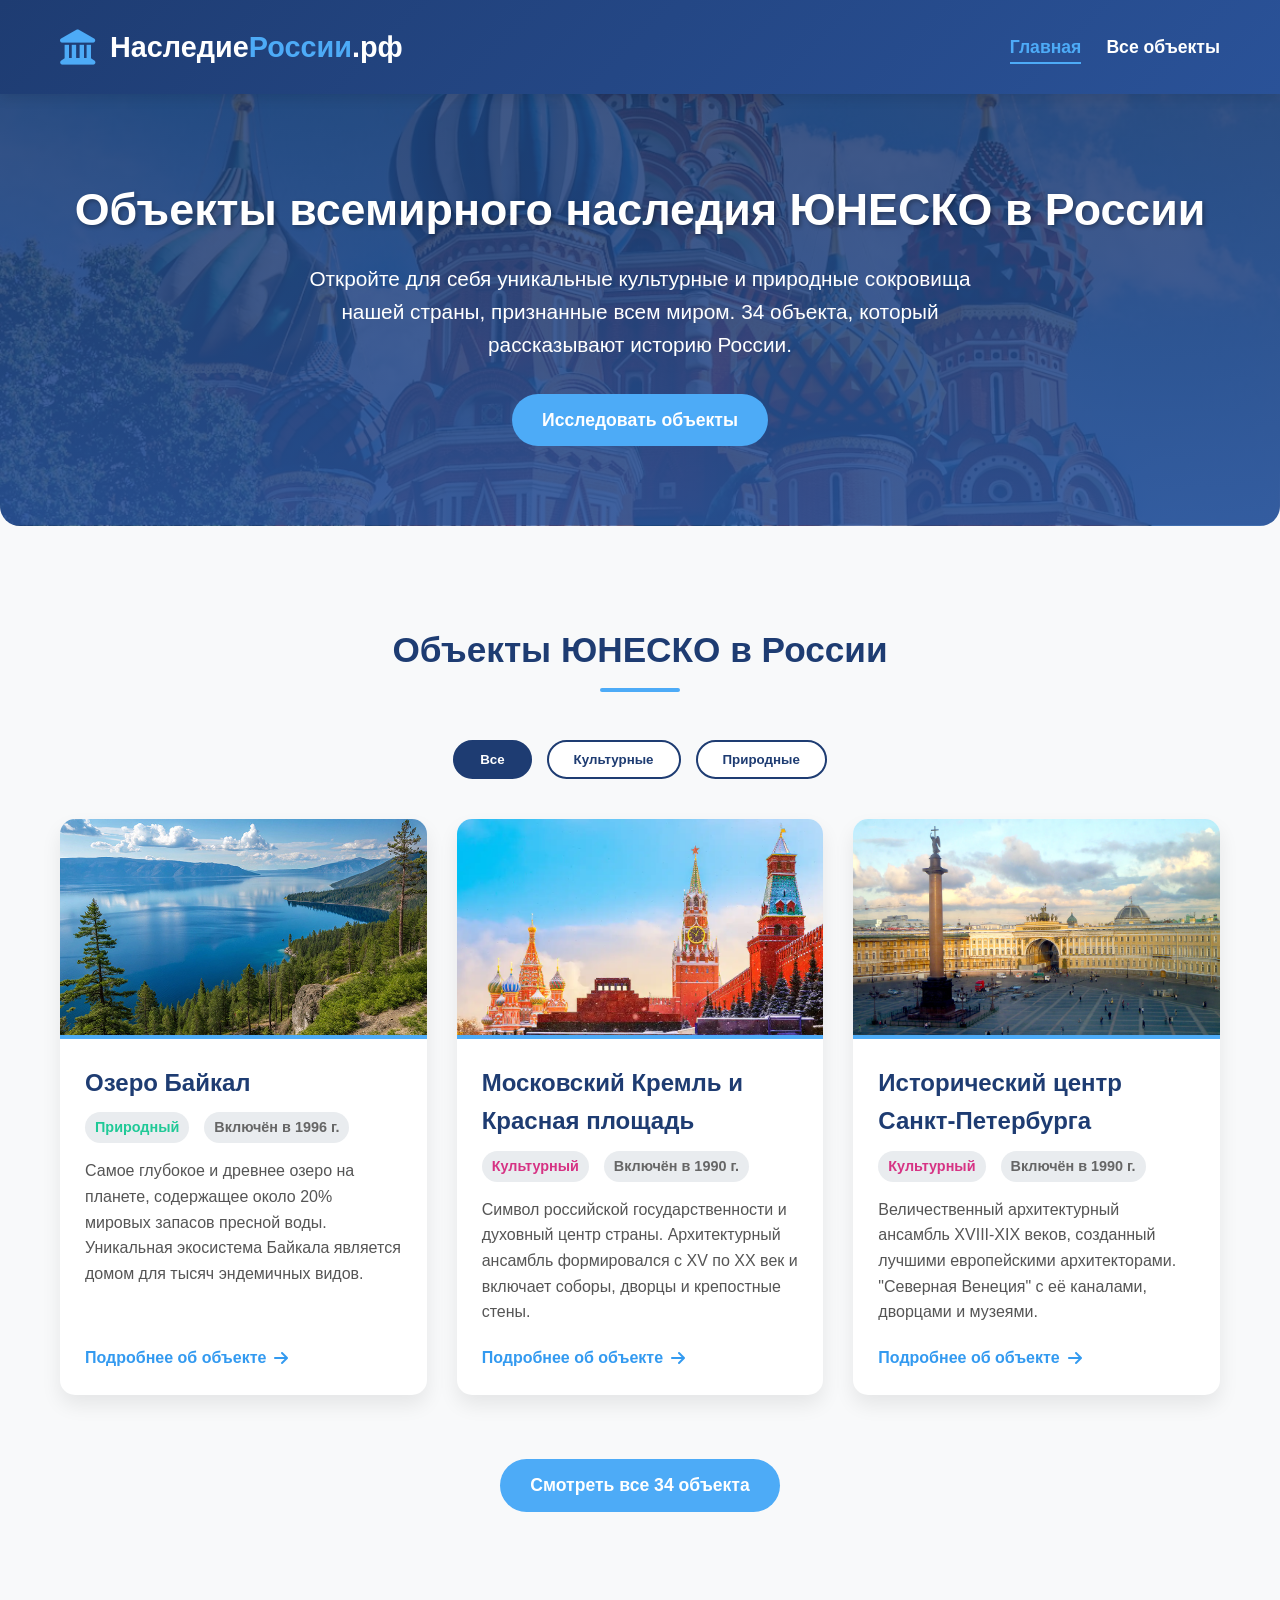
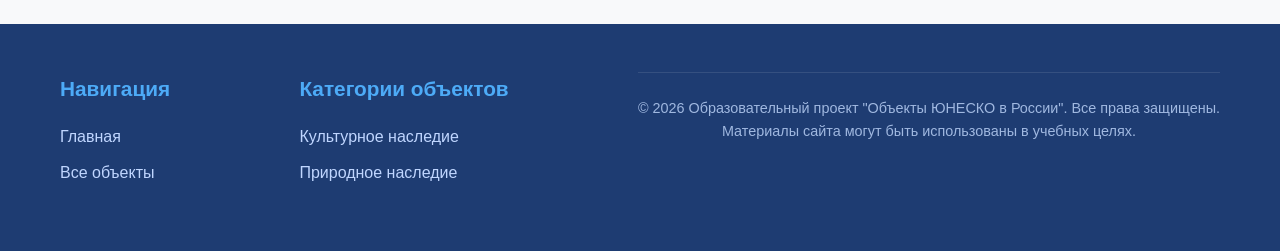
<file: index.html>
<!DOCTYPE html>
<html lang="ru">
<head>
    <meta charset="UTF-8">
    <meta name="viewport" content="width=device-width, initial-scale=1.0">
    <title>Объекты ЮНЕСКО в России | Главная</title>
    <link rel="stylesheet" href="styles.css">
    <link rel="stylesheet" href="https://cdnjs.cloudflare.com/ajax/libs/font-awesome/6.4.0/css/all.min.css">
</head>
<body>
    <!-- Шапка сайта -->
    <header>
        <div class="container header-content">
            <div class="logo">
                <i class="fas fa-landmark"></i>
                <h1>Наследие<span>России</span>.рф</h1>
            </div>
            <nav>
                <ul>
                    <li><a href="index.html" class="active">Главная</a></li>
                    <li><a href="objects.html">Все объекты</a></li>
                <!--<li><a href="map.html">Карта</a></li>
                    <li><a href="about.html">О проекте</a></li> -->
                </ul>
            </nav>
        </div>
    </header>

    <!-- Герой-секция -->
    <section class="hero">
        <div class="container">
            <h2>Объекты всемирного наследия ЮНЕСКО в России</h2>
            <p>Откройте для себя уникальные культурные и природные сокровища нашей страны, признанные всем миром. 34 объекта, который рассказывают историю России.</p>
            <a href="#objects" class="btn">Исследовать объекты</a>
        </div>
    </section>

    <!-- Основной контент -->
    <main class="container">
        <!-- Секция с объектами -->
        <section class="objects-section" id="objects">
            <h2 class="section-title">Объекты ЮНЕСКО в России</h2>
            
            <div class="filters">
                <button class="filter-btn active" data-filter="all">Все</button>
                <button class="filter-btn" data-filter="cultural">Культурные</button>
                <button class="filter-btn" data-filter="natural">Природные</button>
                
            </div>

            <div class="objects-grid">
                <!-- Карточка объекта 1 -->
                <article class="object-card" data-type="natural">
                    <img src="images\байкал.jpg" alt="Озеро Байкал" class="card-img">
                    <div class="card-content">
                        <h3>Озеро Байкал</h3>
                        <div class="meta">
                            <span class="natural">Природный</span>
                            <span>Включён в 1996 г.</span>
                        </div>
                        <p>Самое глубокое и древнее озеро на планете, содержащее около 20% мировых запасов пресной воды. Уникальная экосистема Байкала является домом для тысяч эндемичных видов.</p>
                        <a href="object.html?id=baikal" class="card-link">Подробнее об объекте <i class="fas fa-arrow-right"></i></a>
                    </div>
                </article>

                <!-- Карточка объекта 2 -->
                <article class="object-card" data-type="cultural">
                    <img src="images\Кремль.webp" alt="Московский Кремль" class="card-img">
                    <div class="card-content">
                        <h3>Московский Кремль и Красная площадь</h3>
                        <div class="meta">
                            <span class="cultural">Культурный</span>
                            <span>Включён в 1990 г.</span>
                        </div>
                        <p>Символ российской государственности и духовный центр страны. Архитектурный ансамбль формировался с XV по XX век и включает соборы, дворцы и крепостные стены.</p>
                        <a href="object.html?id=kremlin" class="card-link">Подробнее об объекте <i class="fas fa-arrow-right"></i></a>
                    </div>
                </article>

                <!-- Карточка объекта 3 -->
                <article class="object-card" data-type="cultural">
                    <img src="images\спб.jpg" alt="Исторический центр Санкт-Петербурга" class="card-img">
                    <div class="card-content">
                        <h3>Исторический центр Санкт-Петербурга</h3>
                        <div class="meta">
                            <span class="cultural">Культурный</span>
                            <span>Включён в 1990 г.</span>
                        </div>
                        <p>Величественный архитектурный ансамбль XVIII-XIX веков, созданный лучшими европейскими архитекторами. "Северная Венеция" с её каналами, дворцами и музеями.</p>
                        <a href="object.html?id=petersburg" class="card-link">Подробнее об объекте <i class="fas fa-arrow-right"></i></a>
                    </div>
                </article>
            </div>

            <div style="text-align: center;">
                <a href="objects.html" class="btn">Смотреть все 34 объекта</a>
            </div>
        </section>
    </main>

    <!-- Подвал сайта -->
    <footer>
        <div class="container">
            <div class="footer-content">
                <div class="footer-col">
                    <h4>Навигация</h4>
                    <ul>
                        <li><a href="index.html">Главная</a></li>
                        <li><a href="objects.html">Все объекты</a></li>
                    </ul>
                </div>
                <div class="footer-col">
                    <h4>Категории объектов</h4>
                    <ul>
                        <li><a href="objects.html?type=cultural">Культурное наследие</a></li>
                        <li><a href="objects.html?type=natural">Природное наследие</a></li>
                    </ul>
                </div>
            <div class="copyright">
                <p>© 2026 Образовательный проект "Объекты ЮНЕСКО в России". Все права защищены.</p>
                <p>Материалы сайта могут быть использованы в учебных целях.</p>
            </div>
        </div>
    </footer>

    <script src="script.js"></script>
</body>
</html>
</file>
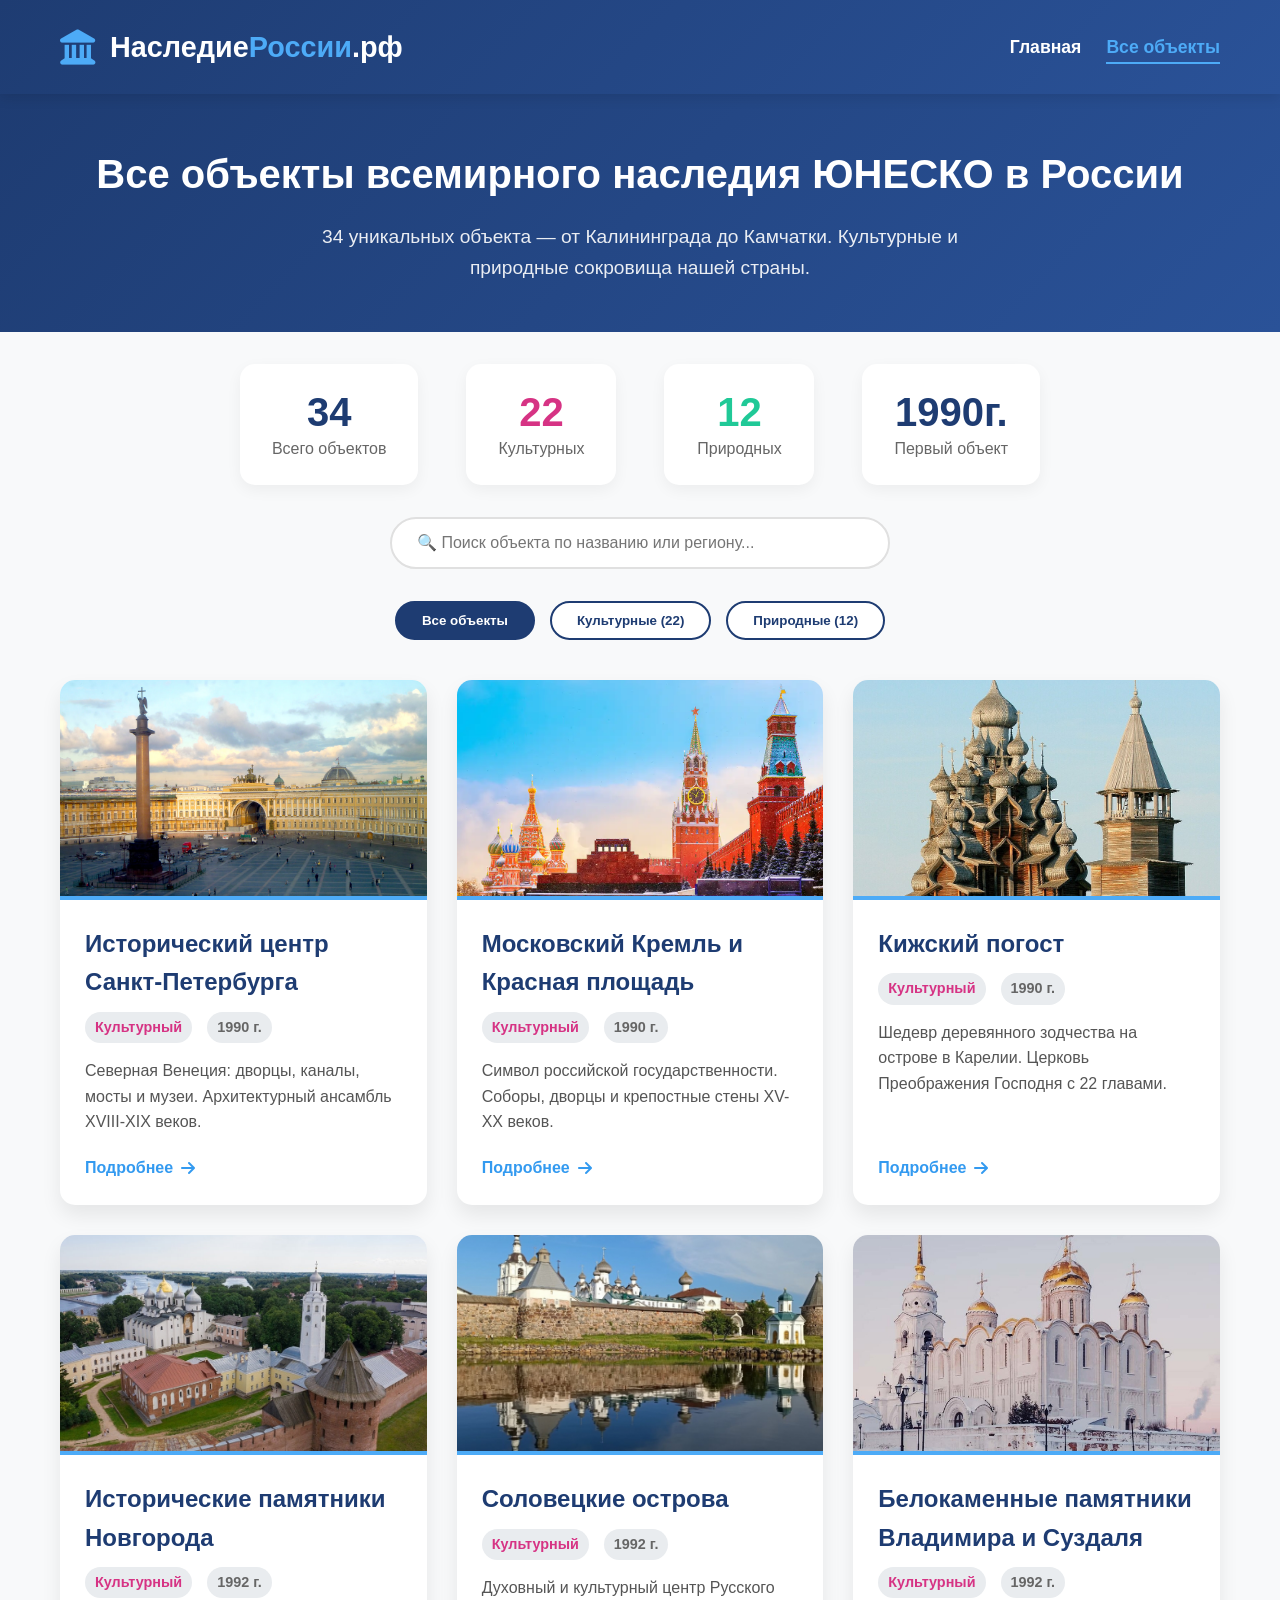
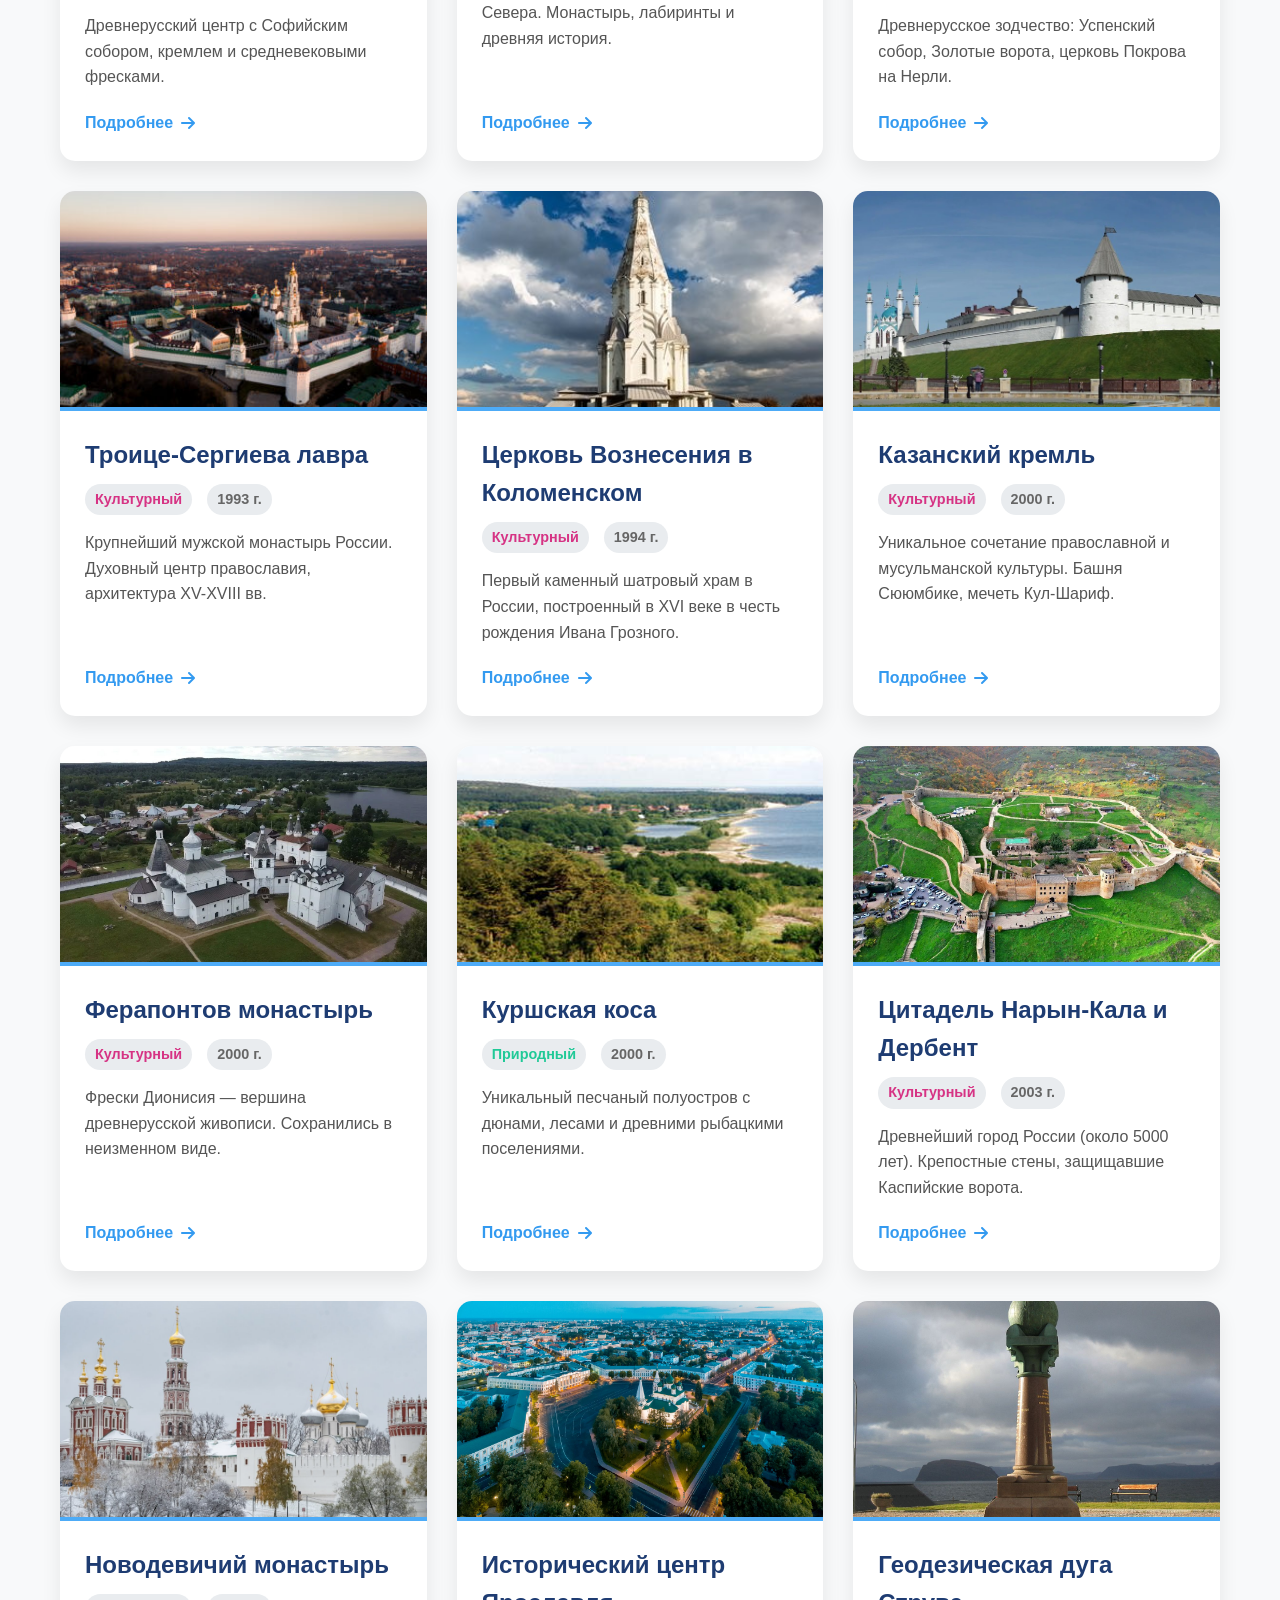
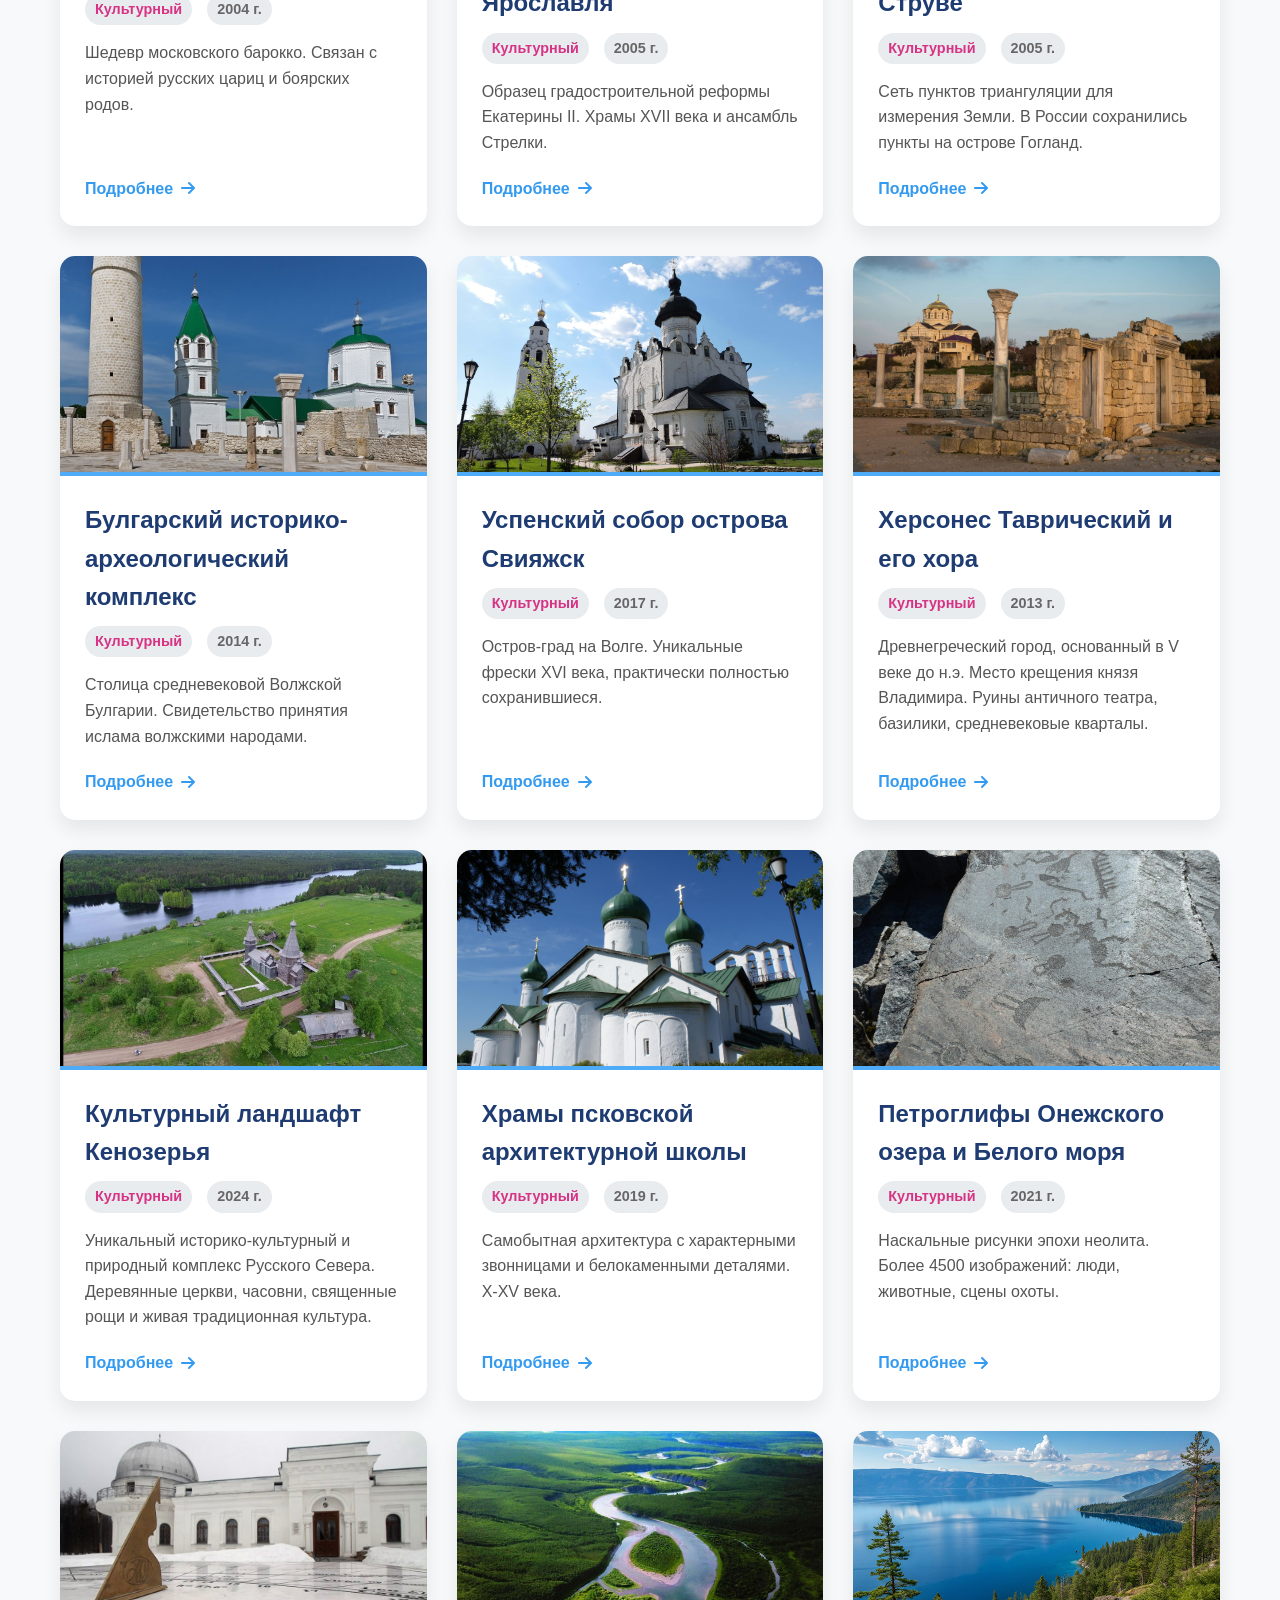
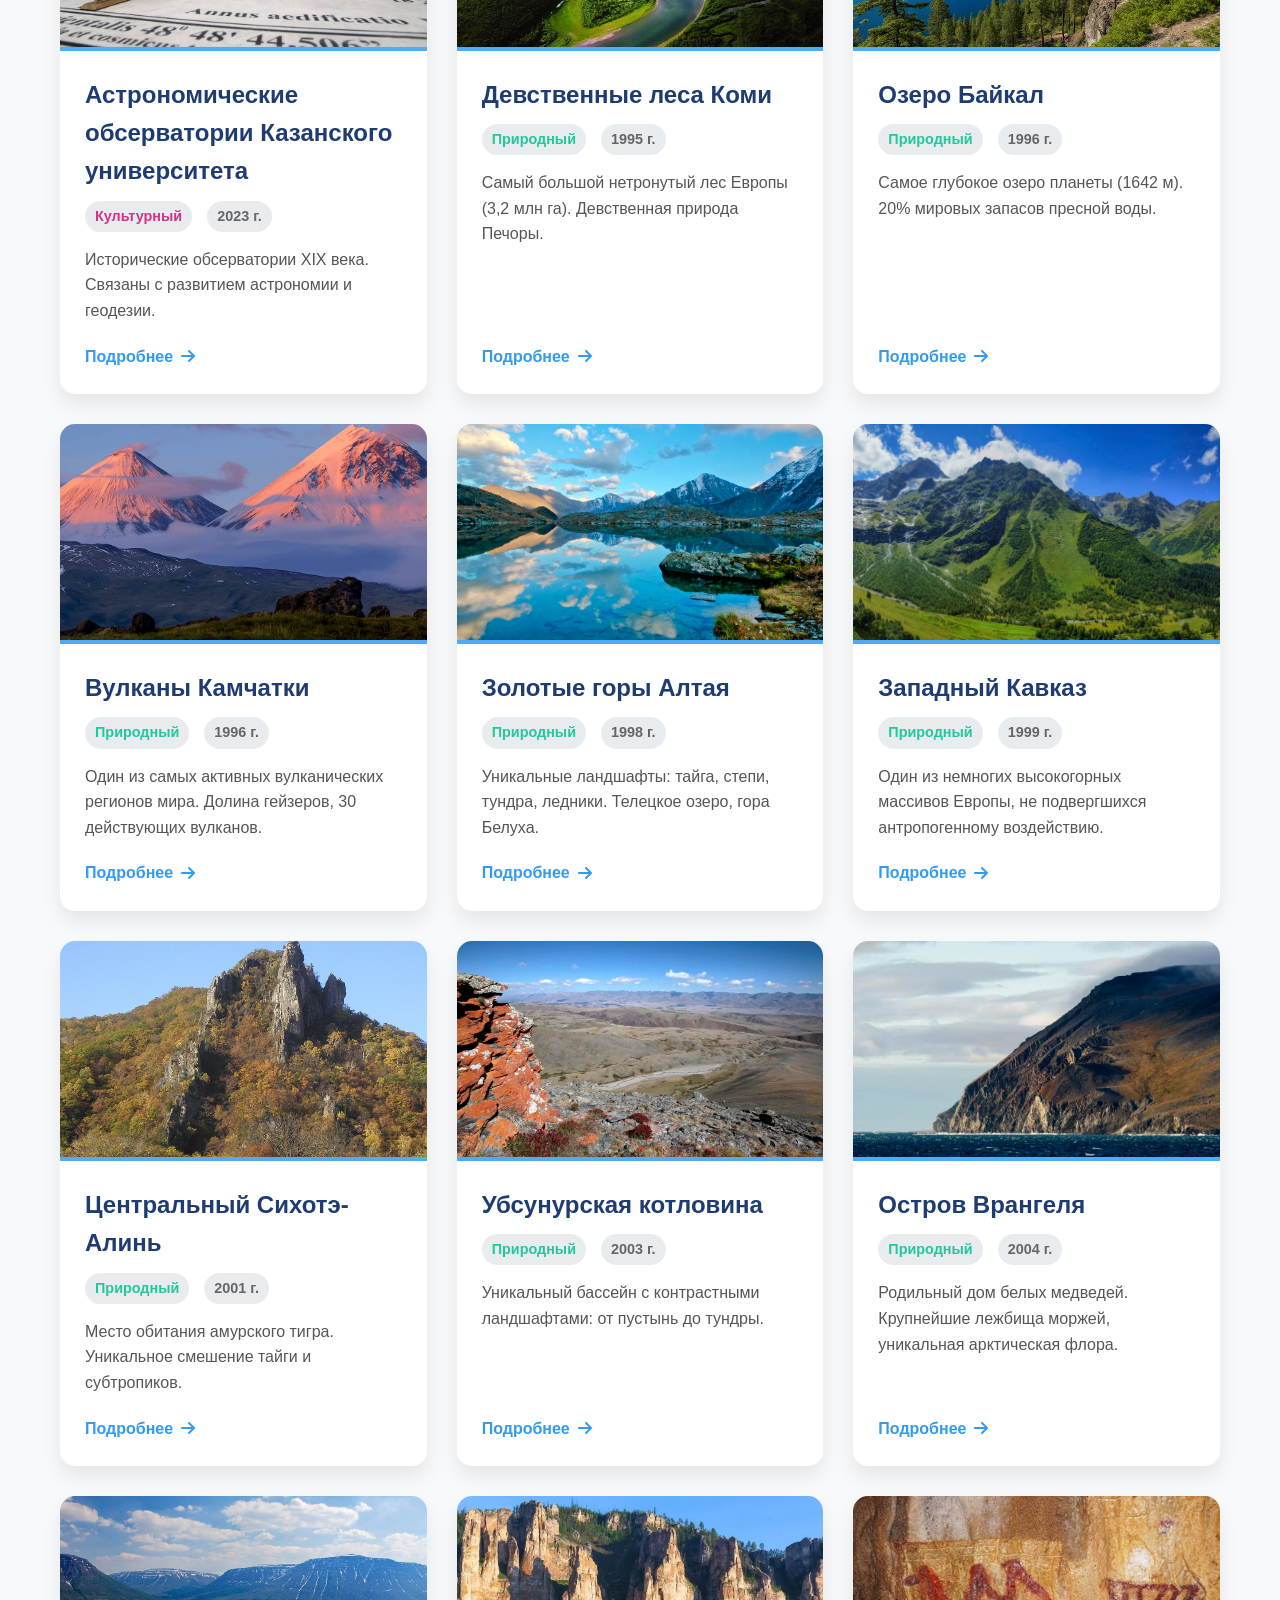
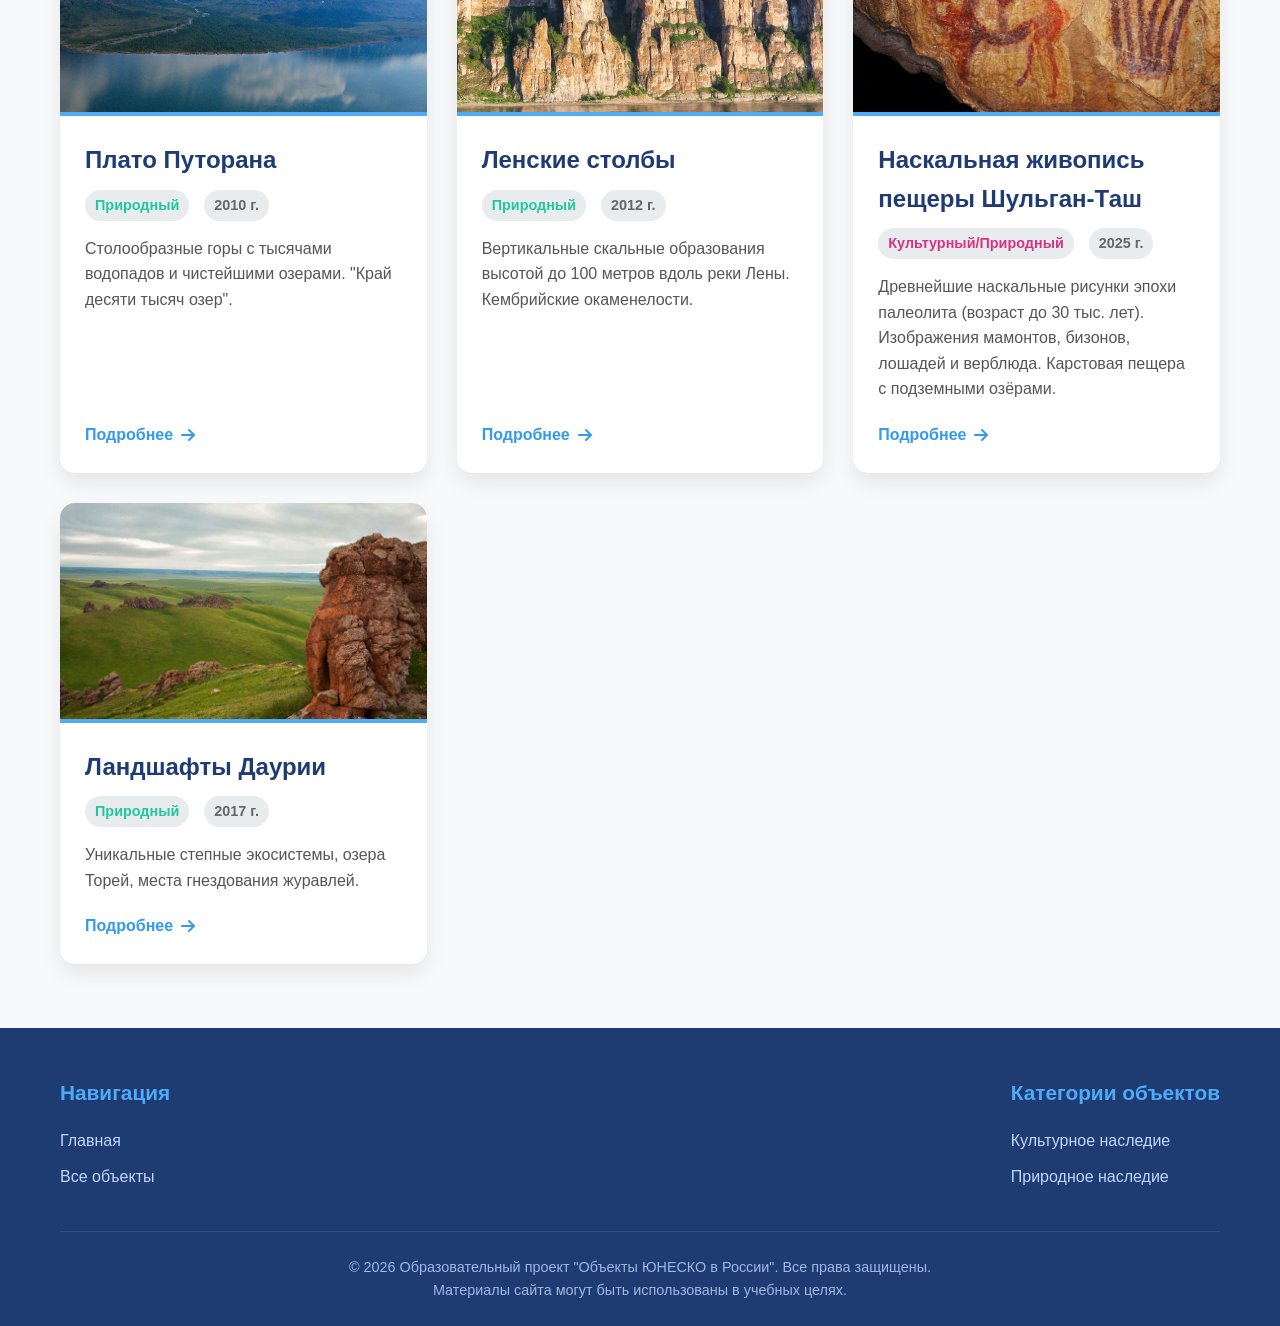
<file: objects.html>
<!DOCTYPE html>
<html lang="ru">
<head>
    <meta charset="UTF-8">
    <meta name="viewport" content="width=device-width, initial-scale=1.0">
    <title>Все объекты ЮНЕСКО в России | НаследиеРоссии.рф</title>
    <link rel="stylesheet" href="styles.css">
    <link rel="stylesheet" href="https://cdnjs.cloudflare.com/ajax/libs/font-awesome/6.4.0/css/all.min.css">
    <style>
        /* Дополнительные стили только для страницы со всеми объектами */
        .page-header {
            background: linear-gradient(135deg, #1e3c72 0%, #2a5298 100%);
            color: white;
            padding: 3rem 0;
            text-align: center;
            margin-bottom: 2rem;
        }
        
        .page-header h1 {
            font-size: 2.5rem;
            margin-bottom: 1rem;
        }
        
        .page-header p {
            font-size: 1.2rem;
            max-width: 700px;
            margin: 0 auto;
            opacity: 0.9;
        }
        
        .stats-banner {
            display: flex;
            justify-content: center;
            gap: 3rem;
            margin: 2rem 0;
            flex-wrap: wrap;
        }
        
        .stat-item {
            text-align: center;
            background: white;
            padding: 1.5rem 2rem;
            border-radius: 15px;
            box-shadow: 0 5px 15px rgba(0,0,0,0.05);
            min-width: 150px;
        }
        
        .stat-number {
            font-size: 2.5rem;
            font-weight: 700;
            color: #1e3c72;
            line-height: 1.2;
        }
        
        .stat-label {
            color: #666;
            font-size: 1rem;
        }
        
        .cultural-badge {
            color: #d63384;
        }
        
        .natural-badge {
            color: #20c997;
        }
        
        .search-box {
            margin: 2rem 0;
            display: flex;
            justify-content: center;
        }
        
        .search-input {
            width: 100%;
            max-width: 500px;
            padding: 15px 25px;
            border: 2px solid #e0e0e0;
            border-radius: 50px;
            font-size: 1rem;
            transition: all 0.3s;
        }
        
        .search-input:focus {
            outline: none;
            border-color: #4dabf7;
            box-shadow: 0 0 0 3px rgba(77, 171, 247, 0.2);
        }
    </style>
</head>
<body>
    <!-- Шапка сайта (такая же как на главной) -->
    <header>
        <div class="container header-content">
            <div class="logo">
                <i class="fas fa-landmark"></i>
                <h1>Наследие<span>России</span>.рф</h1>
            </div>
            <nav>
                <ul>
                    <li><a href="index.html">Главная</a></li>
                    <li><a href="objects.html" class="active">Все объекты</a></li>
                </ul>
            </nav>
        </div>
    </header>

    <!-- Заголовок страницы -->
    <section class="page-header">
        <div class="container">
            <h1>Все объекты всемирного наследия ЮНЕСКО в России</h1>
            <p>34 уникальных объекта — от Калининграда до Камчатки. Культурные и природные сокровища нашей страны.</p>
        </div>
    </section>

    <main class="container">
        <!-- Статистика -->
        <div class="stats-banner">
            <div class="stat-item">
                <div class="stat-number">34</div>
                <div class="stat-label">Всего объектов</div>
            </div>
            <div class="stat-item">
                <div class="stat-number cultural-badge">22</div>
                <div class="stat-label">Культурных</div>
            </div>
            <div class="stat-item">
                <div class="stat-number natural-badge">12</div>
                <div class="stat-label">Природных</div>
            </div>
            <div class="stat-item">
                <div class="stat-number">1990г. </div>
                <div class="stat-label">Первый объект</div>
            </div>
        </div>

        <!-- Поиск и фильтры -->
        <div class="search-box">
            <input type="text" class="search-input" id="searchInput" placeholder="🔍 Поиск объекта по названию или региону...">
        </div>

        <div class="filters">
            <button class="filter-btn active" data-filter="all">Все объекты</button>
            <button class="filter-btn" data-filter="cultural">Культурные (22)</button>
            <button class="filter-btn" data-filter="natural">Природные (12)</button>
        </div>

        <!-- Сетка со всеми 34 объектами -->
        <div class="objects-grid" id="objectsGrid">
            <!-- КУЛЬТУРНЫЕ ОБЪЕКТЫ (22) -->
            
            <!-- 1. Исторический центр Санкт-Петербурга -->
            <article class="object-card" data-type="cultural" data-name="санкт-петербург петербург питер">
                <img src="images\спб.jpg" alt="Санкт-Петербург" class="card-img">
                <div class="card-content">
                    <h3>Исторический центр Санкт-Петербурга</h3>
                    <div class="meta">
                        <span class="cultural">Культурный</span>
                        <span>1990 г.</span>
                    </div>
                    <p>Северная Венеция: дворцы, каналы, мосты и музеи. Архитектурный ансамбль XVIII-XIX веков.</p>
                    <a href="object.html?id=petersburg" class="card-link">Подробнее <i class="fas fa-arrow-right"></i></a>
                </div>
            </article>

            <!-- 2. Московский Кремль и Красная площадь -->
            <article class="object-card" data-type="cultural" data-name="москва кремль красная площадь">
                <img src="images\Кремль.webp" alt="Московский Кремль" class="card-img">
                <div class="card-content">
                    <h3>Московский Кремль и Красная площадь</h3>
                    <div class="meta">
                        <span class="cultural">Культурный</span>
                        <span>1990 г.</span>
                    </div>
                    <p>Символ российской государственности. Соборы, дворцы и крепостные стены XV-XX веков.</p>
                    <a href="object.html?id=kremlin" class="card-link">Подробнее <i class="fas fa-arrow-right"></i></a>
                </div>
            </article>

            <!-- 3. Кижи (Погост) -->
            <article class="object-card" data-type="cultural" data-name="кижи кижский карелия">
                <img src="images\Kizhi_church_1.jpg" alt="Кижи" class="card-img">
                <div class="card-content">
                    <h3>Кижский погост</h3>
                    <div class="meta">
                        <span class="cultural">Культурный</span>
                        <span>1990 г.</span>
                    </div>
                    <p>Шедевр деревянного зодчества на острове в Карелии. Церковь Преображения Господня с 22 главами.</p>
                    <a href="object.html?id=kizhi" class="card-link">Подробнее <i class="fas fa-arrow-right"></i></a>
                </div>
            </article>

            <!-- 4. Великий Новгород -->
            <article class="object-card" data-type="cultural" data-name="новгород великий">
                <img src="images\новгород вел.jpg" alt="Великий Новгород" class="card-img">
                <div class="card-content">
                    <h3>Исторические памятники Новгорода</h3>
                    <div class="meta">
                        <span class="cultural">Культурный</span>
                        <span>1992 г.</span>
                    </div>
                    <p>Древнерусский центр с Софийским собором, кремлем и средневековыми фресками.</p>
                    <a href="object.html?id=novgorod" class="card-link">Подробнее <i class="fas fa-arrow-right"></i></a>
                </div>
            </article>

            <!-- 5. Соловецкие острова -->
            <article class="object-card" data-type="cultural" data-name="соловки соловецкий">
                <img src="images\соловки.jpg" alt="Соловки" class="card-img">
                <div class="card-content">
                    <h3>Соловецкие острова</h3>
                    <div class="meta">
                        <span class="cultural">Культурный</span>
                        <span>1992 г.</span>
                    </div>
                    <p>Духовный и культурный центр Русского Севера. Монастырь, лабиринты и древняя история.</p>
                    <a href="object.html?id=solovki" class="card-link">Подробнее <i class="fas fa-arrow-right"></i></a>
                </div>
            </article>

            <!-- 6. Владимир и Суздаль -->
            <article class="object-card" data-type="cultural" data-name="владимир суздаль">
                <img src="images\белокаменный собор.jpg" alt="Владимир" class="card-img">
                <div class="card-content">
                    <h3>Белокаменные памятники Владимира и Суздаля</h3>
                    <div class="meta">
                        <span class="cultural">Культурный</span>
                        <span>1992 г.</span>
                    </div>
                    <p>Древнерусское зодчество: Успенский собор, Золотые ворота, церковь Покрова на Нерли.</p>
                    <a href="object.html?id=vladimir" class="card-link">Подробнее <i class="fas fa-arrow-right"></i></a>
                </div>
            </article>

            <!-- 7. Троице-Сергиева лавра -->
            <article class="object-card" data-type="cultural" data-name="сергиев посад лавра">
                <img src="images\Vid-Lavry-s-vysoty--400x227.jpg" alt="Троице-Сергиева лавра" class="card-img">
                <div class="card-content">
                    <h3>Троице-Сергиева лавра</h3>
                    <div class="meta">
                        <span class="cultural">Культурный</span>
                        <span>1993 г.</span>
                    </div>
                    <p>Крупнейший мужской монастырь России. Духовный центр православия, архитектура XV-XVIII вв.</p>
                    <a href="object.html?id=lavra" class="card-link">Подробнее <i class="fas fa-arrow-right"></i></a>
                </div>
            </article>

            <!-- 8. Церковь Вознесения в Коломенском -->
            <article class="object-card" data-type="cultural" data-name="коломенское москва">
                <img src="images\Церковь Вознесения.jpg" alt="Коломенское" class="card-img">
                <div class="card-content">
                    <h3>Церковь Вознесения в Коломенском</h3>
                    <div class="meta">
                        <span class="cultural">Культурный</span>
                        <span>1994 г.</span>
                    </div>
                    <p>Первый каменный шатровый храм в России, построенный в XVI веке в честь рождения Ивана Грозного.</p>
                    <a href="object.html?id=kolomenskoye" class="card-link">Подробнее <i class="fas fa-arrow-right"></i></a>
                </div>
            </article>

            <!-- 9. Казанский кремль -->
            <article class="object-card" data-type="cultural" data-name="казань татарстан">
                <img src="images\m-12-vostok-40-kazanskiy-kreml.jpg" alt="Казанский кремль" class="card-img">
                <div class="card-content">
                    <h3>Казанский кремль</h3>
                    <div class="meta">
                        <span class="cultural">Культурный</span>
                        <span>2000 г.</span>
                    </div>
                    <p>Уникальное сочетание православной и мусульманской культуры. Башня Сююмбике, мечеть Кул-Шариф.</p>
                    <a href="object.html?id=kazan" class="card-link">Подробнее <i class="fas fa-arrow-right"></i></a>
                </div>
            </article>

            <!-- 10. Ферапонтов монастырь -->
            <article class="object-card" data-type="cultural" data-name="ферапонтов вологда">
                <img src="images\Ферапонтов монастырь.jpg" alt="Ферапонтов монастырь" class="card-img">
                <div class="card-content">
                    <h3>Ферапонтов монастырь</h3>
                    <div class="meta">
                        <span class="cultural">Культурный</span>
                        <span>2000 г.</span>
                    </div>
                    <p>Фрески Дионисия — вершина древнерусской живописи. Сохранились в неизменном виде.</p>
                    <a href="object.html?id=ferapontov" class="card-link">Подробнее <i class="fas fa-arrow-right"></i></a>
                </div>
            </article>

            <!-- 11. Куршская коса (совместно с Литвой) -->
            <article class="object-card" data-type="natural" data-name="куршская коса калининград">
                <img src="images\куршская коса культ.jpg" alt="Куршская коса" class="card-img">
                <div class="card-content">
                    <h3>Куршская коса</h3>
                    <div class="meta">
                        <span class="natural">Природный</span>
                        <span>2000 г.</span>
                    </div>
                    <p>Уникальный песчаный полуостров с дюнами, лесами и древними рыбацкими поселениями.</p>
                    <a href="object.html?id=kurshskaya" class="card-link">Подробнее <i class="fas fa-arrow-right"></i></a>
                </div>
            </article>

            <!-- 12. Цитадель Нарын-Кала (Дербент) -->
            <article class="object-card" data-type="cultural" data-name="дербент дагестан">
                <img src="images\нарын кала.jpg" alt="Дербент" class="card-img">
                <div class="card-content">
                    <h3>Цитадель Нарын-Кала и Дербент</h3>
                    <div class="meta">
                        <span class="cultural">Культурный</span>
                        <span>2003 г.</span>
                    </div>
                    <p>Древнейший город России (около 5000 лет). Крепостные стены, защищавшие Каспийские ворота.</p>
                    <a href="object.html?id=derbent" class="card-link">Подробнее <i class="fas fa-arrow-right"></i></a>
                </div>
            </article>

            <!-- 13. Новодевичий монастырь -->
            <article class="object-card" data-type="cultural" data-name="новодевичий москва">
                <img src="images\Новодевичий монастырь.jpg" alt="Новодевичий монастырь" class="card-img">
                <div class="card-content">
                    <h3>Новодевичий монастырь</h3>
                    <div class="meta">
                        <span class="cultural">Культурный</span>
                        <span>2004 г.</span>
                    </div>
                    <p>Шедевр московского барокко. Связан с историей русских цариц и боярских родов.</p>
                    <a href="object.html?id=novodevichy" class="card-link">Подробнее <i class="fas fa-arrow-right"></i></a>
                </div>
            </article>

            <!-- 14. Ярославль -->
            <article class="object-card" data-type="cultural" data-name="ярославль">
                <img src="images\Hram-Ili-Proroka-scaled.jpg" alt="Ярославль" class="card-img">
                <div class="card-content">
                    <h3>Исторический центр Ярославля</h3>
                    <div class="meta">
                        <span class="cultural">Культурный</span>
                        <span>2005 г.</span>
                    </div>
                    <p>Образец градостроительной реформы Екатерины II. Храмы XVII века и ансамбль Стрелки.</p>
                    <a href="object.html?id=yaroslavl" class="card-link">Подробнее <i class="fas fa-arrow-right"></i></a>
                </div>
            </article>

            <!-- 15. Дуга Струве (совместно с 9 странами) -->
            <article class="object-card" data-type="cultural" data-name="дуга струве">
                <img src="images\Struve_Geodetic_Arc-113656.jpg" alt="Дуга Струве" class="card-img">
                <div class="card-content">
                    <h3>Геодезическая дуга Струве</h3>
                    <div class="meta">
                        <span class="cultural">Культурный</span>
                        <span>2005 г.</span>
                    </div>
                    <p>Сеть пунктов триангуляции для измерения Земли. В России сохранились пункты на острове Гогланд.</p>
                    <a href="object.html?id=struve" class="card-link">Подробнее <i class="fas fa-arrow-right"></i></a>
                </div>
            </article>

            <!-- 16. Булгар -->
            <article class="object-card" data-type="cultural" data-name="булгар татарстан">
                <img src="images\булгар.jpg" alt="Булгар" class="card-img">
                <div class="card-content">
                    <h3>Булгарский историко-археологический комплекс</h3>
                    <div class="meta">
                        <span class="cultural">Культурный</span>
                        <span>2014 г.</span>
                    </div>
                    <p>Столица средневековой Волжской Булгарии. Свидетельство принятия ислама волжскими народами.</p>
                    <a href="object.html?id=bulgar" class="card-link">Подробнее <i class="fas fa-arrow-right"></i></a>
                </div>
            </article>

            <!-- 17. Свияжск -->
            <article class="object-card" data-type="cultural" data-name="свияжск татарстан">
                <img src="images\свияжск.jpg" alt="Свияжск" class="card-img">
                <div class="card-content">
                    <h3>Успенский собор острова Свияжск</h3>
                    <div class="meta">
                        <span class="cultural">Культурный</span>
                        <span>2017 г.</span>
                    </div>
                    <p>Остров-град на Волге. Уникальные фрески XVI века, практически полностью сохранившиеся.</p>
                    <a href="object.html?id=sviyazhsk" class="card-link">Подробнее <i class="fas fa-arrow-right"></i></a>
                </div>
            </article>

            <!-- 18. Херсонес Таврический (Севастополь) -->
            <article class="object-card" data-type="cultural" data-name="херсонес севастополь крым византия">
                <img src="images\херсонес.jpg" alt="Херсонес Таврический" class="card-img">
                <div class="card-content">
                    <h3>Херсонес Таврический и его хора</h3>
                    <div class="meta">
                        <span class="cultural">Культурный</span>
                        <span>2013 г.</span>
                    </div>
                    <p>Древнегреческий город, основанный в V веке до н.э. Место крещения князя Владимира. Руины античного театра, базилики, средневековые кварталы.</p>
                    <a href="object.html?id=chersonese" class="card-link">Подробнее <i class="fas fa-arrow-right"></i></a>
                </div>
            </article>

            <!-- 19. Культурный ландшафт Кенозерья (2024) -->
            <article class="object-card" data-type="cultural" data-name="кенозерье архангельск">
                <img src="images\кенозерье.jpg" alt="Кенозерье" class="card-img">
                <div class="card-content">
                    <h3>Культурный ландшафт Кенозерья</h3>
                    <div class="meta">
                        <span class="cultural">Культурный</span>
                        <span>2024 г.</span>
                    </div>
                    <p>Уникальный историко-культурный и природный комплекс Русского Севера. Деревянные церкви, часовни, священные рощи и живая традиционная культура.</p>
                    <a href="object.html?id=kenozero" class="card-link">Подробнее <i class="fas fa-arrow-right"></i></a>
                </div>
            </article>

            <!-- 20. Храмы Пскова -->
            <article class="object-card" data-type="cultural" data-name="псков">
                <img src="images\Псков.jpg" alt="Псков" class="card-img">
                <div class="card-content">
                    <h3>Храмы псковской архитектурной школы</h3>
                    <div class="meta">
                        <span class="cultural">Культурный</span>
                        <span>2019 г.</span>
                    </div>
                    <p>Самобытная архитектура с характерными звонницами и белокаменными деталями. X-XV века.</p>
                    <a href="object.html?id=pskov" class="card-link">Подробнее <i class="fas fa-arrow-right"></i></a>
                </div>
            </article>

            <!-- 21. Петроглифы Онежского озера и Белого моря -->
            <article class="object-card" data-type="cultural" data-name="петроглифы онежский карелия">
                <img src="images\петроглифы.jpg" alt="Петроглифы" class="card-img">
                <div class="card-content">
                    <h3>Петроглифы Онежского озера и Белого моря</h3>
                    <div class="meta">
                        <span class="cultural">Культурный</span>
                        <span>2021 г.</span>
                    </div>
                    <p>Наскальные рисунки эпохи неолита. Более 4500 изображений: люди, животные, сцены охоты.</p>
                    <a href="object.html?id=petroglyphs" class="card-link">Подробнее <i class="fas fa-arrow-right"></i></a>
                </div>
            </article>

            <!-- 22. Астрономические обсерватории Казани -->
            <article class="object-card" data-type="cultural" data-name="казань обсерватория">
                <img src="images\observatoriya_engelgarta_kazan_tur.jpg" alt="Обсерватория Казани" class="card-img">
                <div class="card-content">
                    <h3>Астрономические обсерватории Казанского университета</h3>
                    <div class="meta">
                        <span class="cultural">Культурный</span>
                        <span>2023 г.</span>
                    </div>
                    <p>Исторические обсерватории XIX века. Связаны с развитием астрономии и геодезии.</p>
                    <a href="object.html?id=kazanObservatory" class="card-link">Подробнее <i class="fas fa-arrow-right"></i></a>
                </div>
            </article>

            <!-- ПРИРОДНЫЕ ОБЪЕКТЫ (12) -->
            
            <!-- 23. Девственные леса Коми -->
            <article class="object-card" data-type="natural" data-name="коми">
                <img src="images\коми.jpg" alt="Леса Коми" class="card-img">
                <div class="card-content">
                    <h3>Девственные леса Коми</h3>
                    <div class="meta">
                        <span class="natural">Природный</span>
                        <span>1995 г.</span>
                    </div>
                    <p>Самый большой нетронутый лес Европы (3,2 млн га). Девственная природа Печоры.</p>
                    <a href="object.html?id=komi" class="card-link">Подробнее <i class="fas fa-arrow-right"></i></a>
                </div>
            </article>

            <!-- 24. Озеро Байкал -->
            <article class="object-card" data-type="natural" data-name="байкал">
                <img src="images\байкал.jpg" alt="Байкал" class="card-img">
                <div class="card-content">
                    <h3>Озеро Байкал</h3>
                    <div class="meta">
                        <span class="natural">Природный</span>
                        <span>1996 г.</span>
                    </div>
                    <p>Самое глубокое озеро планеты (1642 м). 20% мировых запасов пресной воды.</p>
                    <a href="object.html?id=baikal" class="card-link">Подробнее <i class="fas fa-arrow-right"></i></a>
                </div>
            </article>

            <!-- 25. Вулканы Камчатки -->
            <article class="object-card" data-type="natural" data-name="камчатка вулканы">
                <img src="images\вулканы.jpg" alt="Камчатка" class="card-img">
                <div class="card-content">
                    <h3>Вулканы Камчатки</h3>
                    <div class="meta">
                        <span class="natural">Природный</span>
                        <span>1996 г.</span>
                    </div>
                    <p>Один из самых активных вулканических регионов мира. Долина гейзеров, 30 действующих вулканов.</p>
                    <a href="object.html?id=kamchatka" class="card-link">Подробнее <i class="fas fa-arrow-right"></i></a>
                </div>
            </article>

            <!-- 26. Алтай (Золотые горы) -->
            <article class="object-card" data-type="natural" data-name="алтай">
                <img src="images\алтай.jpg" alt="Алтай" class="card-img">
                <div class="card-content">
                    <h3>Золотые горы Алтая</h3>
                    <div class="meta">
                        <span class="natural">Природный</span>
                        <span>1998 г.</span>
                    </div>
                    <p>Уникальные ландшафты: тайга, степи, тундра, ледники. Телецкое озеро, гора Белуха.</p>
                    <a href="object.html?id=altai" class="card-link">Подробнее <i class="fas fa-arrow-right"></i></a>
                </div>
            </article>

            <!-- 27. Западный Кавказ -->
            <article class="object-card" data-type="natural" data-name="кавказ">
                <img src="images\кавказ.jpg" alt="Кавказ" class="card-img">
                <div class="card-content">
                    <h3>Западный Кавказ</h3>
                    <div class="meta">
                        <span class="natural">Природный</span>
                        <span>1999 г.</span>
                    </div>
                    <p>Один из немногих высокогорных массивов Европы, не подвергшихся антропогенному воздействию.</p>
                    <a href="object.html?id=caucasus" class="card-link">Подробнее <i class="fas fa-arrow-right"></i></a>
                </div>
            </article>

            <!-- 28. Куршская коса (уже добавили в культурные, но она смешанная/природная) - дублируем для природы 
            <article class="object-card" data-type="natural" data-name="куршская коса">
                <img src="images\Куршская коса прир.jpg" alt="Куршская коса" class="card-img">
                <div class="card-content">
                    <h3>Куршская коса (природный аспект)</h3>
                    <div class="meta">
                        <span class="natural">Природный</span>
                        <span>2000 г.</span>
                    </div>
                    <p>Уникальные дюнные ландшафты, пути миграции птиц. "Танцующий лес".</p>
                    <a href="object.html?id=kurshskaya" class="card-link">Подробнее <i class="fas fa-arrow-right"></i></a>
                </div>
            </article> -->

            <!-- 29. Центральный Сихотэ-Алинь -->
            <article class="object-card" data-type="natural" data-name="сихотэ алинь уссурийск">
                <img src="images\сихотэ алинь.jpg" alt="Сихотэ-Алинь" class="card-img">
                <div class="card-content">
                    <h3>Центральный Сихотэ-Алинь</h3>
                    <div class="meta">
                        <span class="natural">Природный</span>
                        <span>2001 г.</span>
                    </div>
                    <p>Место обитания амурского тигра. Уникальное смешение тайги и субтропиков.</p>
                    <a href="object.html?id=sikhote" class="card-link">Подробнее <i class="fas fa-arrow-right"></i></a>
                </div>
            </article>

            <!-- 30. Убсунурская котловина (совместно с Монголией) -->
            <article class="object-card" data-type="natural" data-name="тува убсунур">
                <img src="images\убсунурская котловина.jpg" alt="Убсунур" class="card-img">
                <div class="card-content">
                    <h3>Убсунурская котловина</h3>
                    <div class="meta">
                        <span class="natural">Природный</span>
                        <span>2003 г.</span>
                    </div>
                    <p>Уникальный бассейн с контрастными ландшафтами: от пустынь до тундры.</p>
                    <a href="object.html?id=ubsunur" class="card-link">Подробнее <i class="fas fa-arrow-right"></i></a>
                </div>
            </article>

            <!-- 31. Остров Врангеля -->
            <article class="object-card" data-type="natural" data-name="врангель чукотка">
                <img src="images\остров врангеля.jpg" alt="Остров Врангеля" class="card-img">
                <div class="card-content">
                    <h3>Остров Врангеля</h3>
                    <div class="meta">
                        <span class="natural">Природный</span>
                        <span>2004 г.</span>
                    </div>
                    <p>Родильный дом белых медведей. Крупнейшие лежбища моржей, уникальная арктическая флора.</p>
                    <a href="object.html?id=wrangel" class="card-link">Подробнее <i class="fas fa-arrow-right"></i></a>
                </div>
            </article>

            <!-- 32. Плато Путорана -->
            <article class="object-card" data-type="natural" data-name="путорана норильск">
                <img src="images\plato-putorana-oblozhka.jpg" alt="Путорана" class="card-img">
                <div class="card-content">
                    <h3>Плато Путорана</h3>
                    <div class="meta">
                        <span class="natural">Природный</span>
                        <span>2010 г.</span>
                    </div>
                    <p>Столообразные горы с тысячами водопадов и чистейшими озерами. "Край десяти тысяч озер".</p>
                    <a href="object.html?id=putorana" class="card-link">Подробнее <i class="fas fa-arrow-right"></i></a>
                </div>
            </article>

            <!-- 33. Ленские столбы -->
            <article class="object-card" data-type="natural" data-name="ленские столбы якутия">
                <img src="images\ленские столбы.jpg" alt="Ленские столбы" class="card-img">
                <div class="card-content">
                    <h3>Ленские столбы</h3>
                    <div class="meta">
                        <span class="natural">Природный</span>
                        <span>2012 г.</span>
                    </div>
                    <p>Вертикальные скальные образования высотой до 100 метров вдоль реки Лены. Кембрийские окаменелости.</p>
                    <a href="object.html?id=lenaPillars" class="card-link">Подробнее <i class="fas fa-arrow-right"></i></a>
                </div>
            </article>

            <!-- 34. Пещера Шульган-Таш (Капова пещера) - 2025 -->
            <article class="object-card" data-type="cultural" data-name="шульган-таш капова пещера башкортостан">
            <img src="images\шульган таш.jpg" alt="Пещера Шульган-Таш" class="card-img">
            <div class="card-content">
                <h3>Наскальная живопись пещеры Шульган-Таш</h3>
                <div class="meta">
                    <span class="cultural">Культурный/Природный</span>
                    <span>2025 г.</span>
                </div>
                <p>Древнейшие наскальные рисунки эпохи палеолита (возраст до 30 тыс. лет). Изображения мамонтов, бизонов, лошадей и верблюда. Карстовая пещера с подземными озёрами.</p>
                <a href="object.html?id=shulganTash" class="card-link">Подробнее <i class="fas fa-arrow-right"></i></a>
            </div>
            </article>

            <!-- 35. Ландшафты Даурии (совместно с Монголией) - добавлен в 2017 -->
            <article class="object-card" data-type="natural" data-name="даурия забайкалье">
                <img src="images\даурия.jpg" alt="Даурия" class="card-img">
                <div class="card-content">
                    <h3>Ландшафты Даурии</h3>
                    <div class="meta">
                        <span class="natural">Природный</span>
                        <span>2017 г.</span>
                    </div>
                    <p>Уникальные степные экосистемы, озера Торей, места гнездования журавлей.</p>
                    <a href="object.html?id=dauria" class="card-link">Подробнее <i class="fas fa-arrow-right"></i></a>
                </div>
            </article>
        </div>
    </main>

    <!-- Футер -->
    <footer>
        <div class="container">
            <div class="footer-content">
                <div class="footer-col">
                    <h4>Навигация</h4>
                    <ul>
                        <li><a href="index.html">Главная</a></li>
                        <li><a href="objects.html">Все объекты</a></li>
                    </ul>
                </div>
                <div class="footer-col">
                    <h4>Категории объектов</h4>
                    <ul>
                        <li><a href="objects.html?type=cultural">Культурное наследие</a></li>
                        <li><a href="objects.html?type=natural">Природное наследие</a></li>
                    </ul>
                </div>
                
            </div>
            <div class="copyright">
                <p>© 2026 Образовательный проект "Объекты ЮНЕСКО в России". Все права защищены.</p>
                <p>Материалы сайта могут быть использованы в учебных целях.</p>
            </div>
        </div>
    </footer>

    <script src="script.js"></script>
    <script>
        // Дополнительный скрипт для поиска по объектам
        document.addEventListener('DOMContentLoaded', function() {
            const searchInput = document.getElementById('searchInput');
            const cards = document.querySelectorAll('.object-card');
            
            if (searchInput) {
                searchInput.addEventListener('input', function() {
                    const query = this.value.toLowerCase().trim();
                    
                    cards.forEach(card => {
                        const name = card.getAttribute('data-name') || '';
                        const title = card.querySelector('h3').textContent.toLowerCase();
                        const text = card.querySelector('p').textContent.toLowerCase();
                        
                        if (title.includes(query) || text.includes(query) || name.includes(query)) {
                            card.style.display = 'flex';
                        } else {
                            card.style.display = 'none';
                        }
                    });
                    
                    // Сбрасываем активные фильтры при поиске
                    document.querySelectorAll('.filter-btn').forEach(btn => btn.classList.remove('active'));
                    document.querySelector('[data-filter="all"]').classList.add('active');
                });
            }
            
            // Обработка параметров URL (например, objects.html?type=cultural)
            const urlParams = new URLSearchParams(window.location.search);
            const typeParam = urlParams.get('type');
            
            if (typeParam) {
                const filterBtn = document.querySelector(`[data-filter="${typeParam}"]`);
                if (filterBtn) {
                    filterBtn.click();
                }
            }
        });
    </script>
</body>
</html>
</file>
<file: styles.css>
/* Сброс и базовые стили */
* {
    margin: 0;
    padding: 0;
    box-sizing: border-box;
    font-family: 'Segoe UI', Tahoma, Geneva, Verdana, sans-serif;
}

body {
    background-color: #f8f9fa;
    color: #333;
    line-height: 1.6;
}

.container {
    width: 100%;
    max-width: 1200px;
    margin: 0 auto;
    padding: 0 20px;
}

/* Шапка */
header {
    background: linear-gradient(135deg, #1e3c72 0%, #2a5298 100%);
    color: white;
    padding: 1.5rem 0;
    box-shadow: 0 4px 12px rgba(0, 0, 0, 0.1);
    position: sticky;
    top: 0;
    z-index: 1000;
}

.header-content {
    display: flex;
    justify-content: space-between;
    align-items: center;
    flex-wrap: wrap;
}

.logo {
    display: flex;
    align-items: center;
    gap: 15px;
}

.logo i {
    font-size: 2.2rem;
    color: #4dabf7;
}

.logo h1 {
    font-size: 1.8rem;
    font-weight: 700;
}

.logo span {
    color: #4dabf7;
}

nav ul {
    display: flex;
    list-style: none;
    gap: 25px;
}

nav a {
    color: white;
    text-decoration: none;
    font-weight: 600;
    font-size: 1.1rem;
    transition: color 0.3s;
    padding: 5px 0;
    border-bottom: 2px solid transparent;
}

nav a:hover, nav a.active {
    color: #4dabf7;
    border-bottom: 2px solid #4dabf7;
}

/* Герой-секция */
.hero {
    background: linear-gradient(rgba(30, 60, 114, 0.85), rgba(42, 82, 152, 0.9)), url('images/кремль2.jpg');
    background-size: cover;
    background-position: center;
    color: white;
    text-align: center;
    padding: 5rem 1rem;
    margin-bottom: 3rem;
    border-radius: 0 0 20px 20px;
}

.hero h2 {
    font-size: 2.8rem;
    margin-bottom: 1rem;
    text-shadow: 2px 2px 4px rgba(0,0,0,0.3);
}

.hero p {
    font-size: 1.3rem;
    max-width: 700px;
    margin: 0 auto 2rem;
}

.btn {
    display: inline-block;
    background-color: #4dabf7;
    color: white;
    padding: 12px 30px;
    border-radius: 50px;
    text-decoration: none;
    font-weight: bold;
    font-size: 1.1rem;
    transition: all 0.3s ease;
    border: none;
    cursor: pointer;
}

.btn:hover {
    background-color: #339af0;
    transform: translateY(-3px);
    box-shadow: 0 7px 14px rgba(50, 152, 240, 0.3);
}

/* Секция с объектами */
.objects-section {
    padding: 3rem 0;
}

.section-title {
    text-align: center;
    margin-bottom: 3rem;
    color: #1e3c72;
    font-size: 2.2rem;
    position: relative;
}

.section-title:after {
    content: '';
    display: block;
    width: 80px;
    height: 4px;
    background-color: #4dabf7;
    margin: 10px auto;
    border-radius: 2px;
}

.filters {
    display: flex;
    justify-content: center;
    gap: 15px;
    margin-bottom: 2.5rem;
    flex-wrap: wrap;
}

.filter-btn {
    padding: 10px 25px;
    border: 2px solid #1e3c72;
    background: white;
    color: #1e3c72;
    border-radius: 50px;
    cursor: pointer;
    font-weight: 600;
    transition: all 0.3s;
}

.filter-btn:hover, .filter-btn.active {
    background-color: #1e3c72;
    color: white;
}

.objects-grid {
    display: grid;
    grid-template-columns: repeat(auto-fill, minmax(350px, 1fr));
    gap: 30px;
    margin-bottom: 4rem;
}

.object-card {
    background: white;
    border-radius: 15px;
    overflow: hidden;
    box-shadow: 0 10px 20px rgba(0, 0, 0, 0.08);
    transition: transform 0.4s, box-shadow 0.4s;
    display: flex;
    flex-direction: column;
}

.object-card:hover {
    transform: translateY(-10px);
    box-shadow: 0 15px 30px rgba(0, 0, 0, 0.15);
}

.card-img {
    height: 220px;
    width: 100%;
    object-fit: cover;
    border-bottom: 4px solid #4dabf7;
}

.card-content {
    padding: 25px;
    flex-grow: 1;
    display: flex;
    flex-direction: column;
}

.card-content h3 {
    color: #1e3c72;
    margin-bottom: 10px;
    font-size: 1.5rem;
}

.card-content .meta {
    color: #666;
    font-size: 0.9rem;
    margin-bottom: 15px;
    display: flex;
    gap: 15px;
}

.card-content .meta span {
    background-color: #e9ecef;
    padding: 4px 10px;
    border-radius: 20px;
    font-weight: 600;
}

.card-content .meta .cultural {
    color: #d63384;
}

.card-content .meta .natural {
    color: #20c997;
}

.card-content p {
    color: #555;
    margin-bottom: 20px;
    flex-grow: 1;
}

.card-link {
    color: #339af0;
    text-decoration: none;
    font-weight: bold;
    display: inline-flex;
    align-items: center;
    gap: 8px;
    margin-top: auto;
}

.card-link:hover {
    text-decoration: underline;
}

/* Футер */
footer {
    background-color: #1e3c72;
    color: white;
    padding: 3rem 0 1.5rem;
    margin-top: 4rem;
}

.footer-content {
    display: flex;
    justify-content: space-between;
    flex-wrap: wrap;
    gap: 40px;
    margin-bottom: 2rem;
}

.footer-col h4 {
    font-size: 1.3rem;
    margin-bottom: 1.2rem;
    color: #4dabf7;
}

.footer-col ul {
    list-style: none;
}

.footer-col ul li {
    margin-bottom: 10px;
}

.footer-col a {
    color: #c0d6ff;
    text-decoration: none;
    transition: color 0.3s;
}

.footer-col a:hover {
    color: white;
}

.copyright {
    text-align: center;
    padding-top: 1.5rem;
    border-top: 1px solid rgba(255, 255, 255, 0.1);
    color: #a0b8e0;
    font-size: 0.9rem;
}

/* Адаптивность */
@media (max-width: 768px) {
    .header-content {
        flex-direction: column;
        gap: 15px;
    }
    nav ul {
        gap: 15px;
    }
    .hero h2 {
        font-size: 2.2rem;
    }
    .objects-grid {
        grid-template-columns: 1fr;
    }
    .footer-content {
        flex-direction: column;
        gap: 30px;
    }
}
/* Полная блокировка переходов по ссылкам вокруг картинок */
.gallery a,
.gallery a:link,
.gallery a:visited,
.gallery a:hover,
.gallery a:active {
    pointer-events: none !important;
    cursor: pointer !important;
    text-decoration: none !important;
}

/* Но саму картинку делаем кликабельной */
.gallery img {
    pointer-events: auto !important;
    cursor: pointer;
}

/* Блокируем также hero-секцию */
#object-hero a,
#object-hero a:link {
    pointer-events: none !important;
}
</file>
